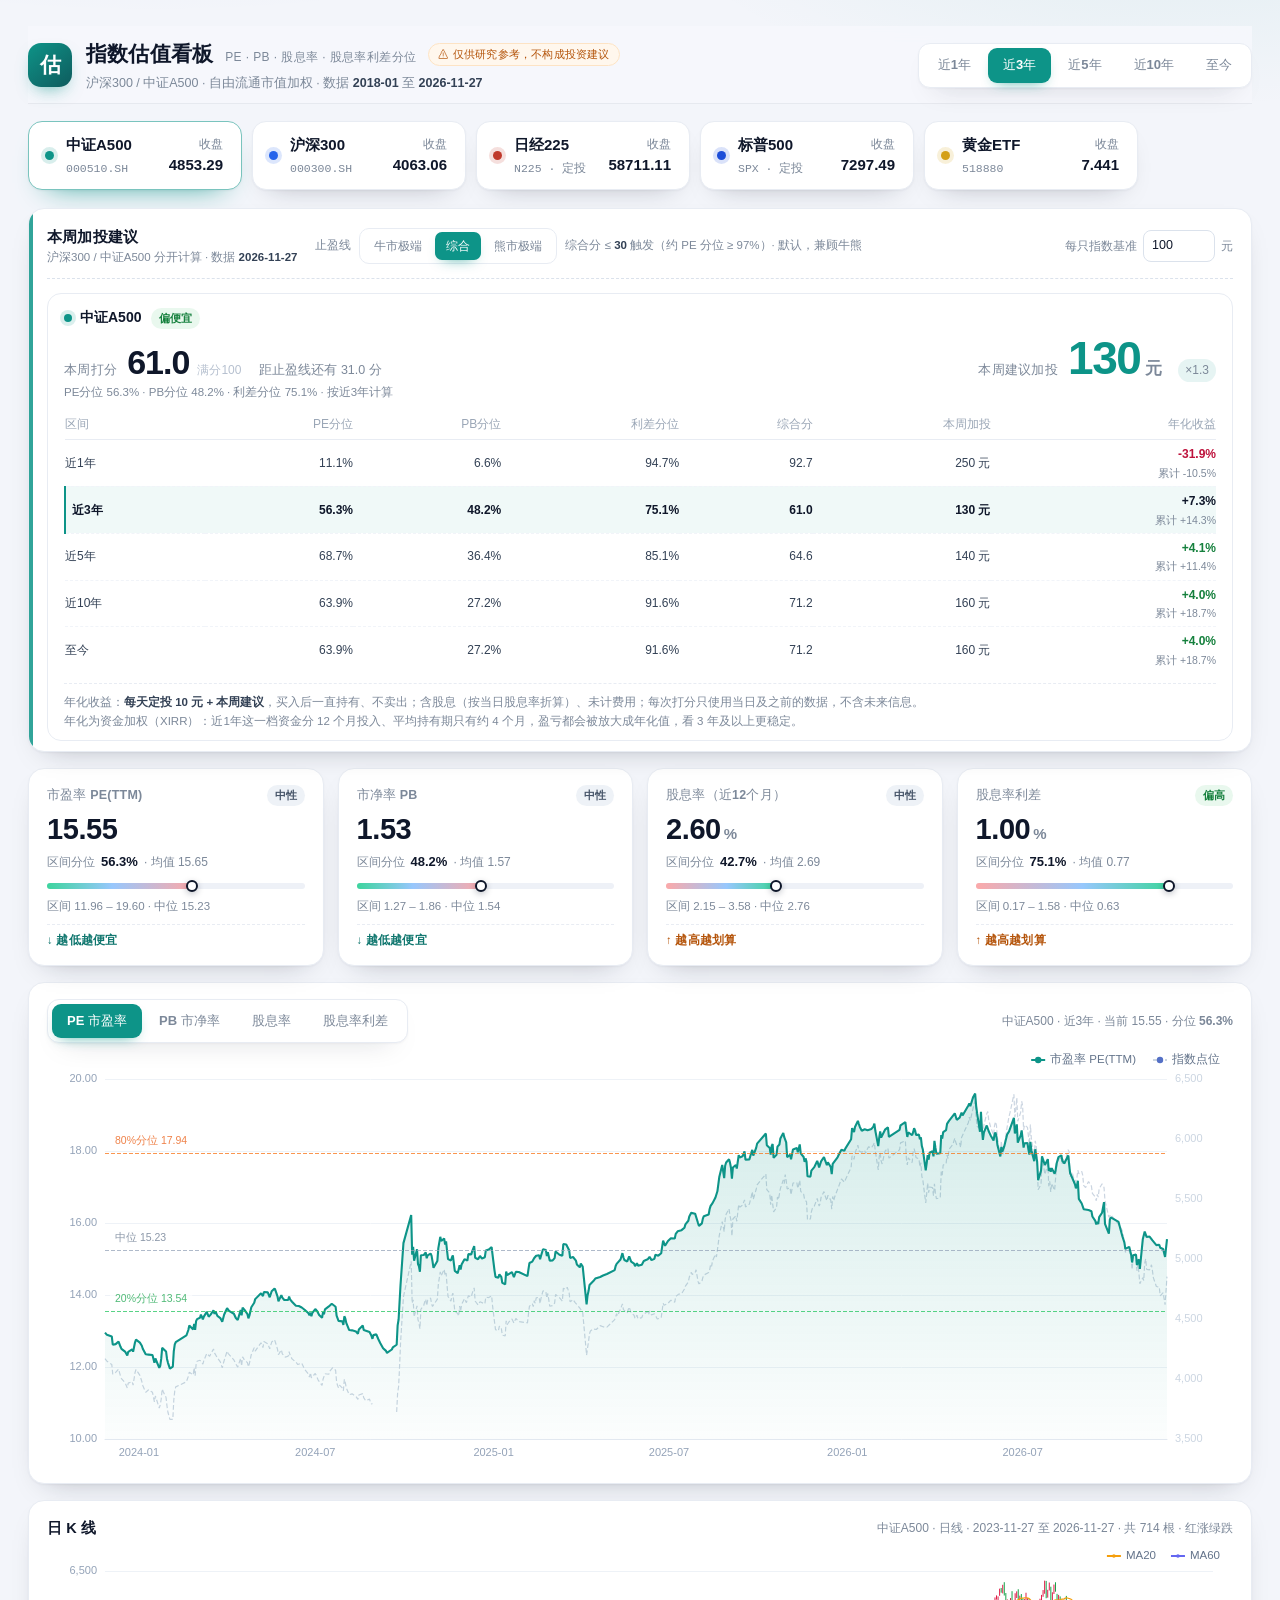
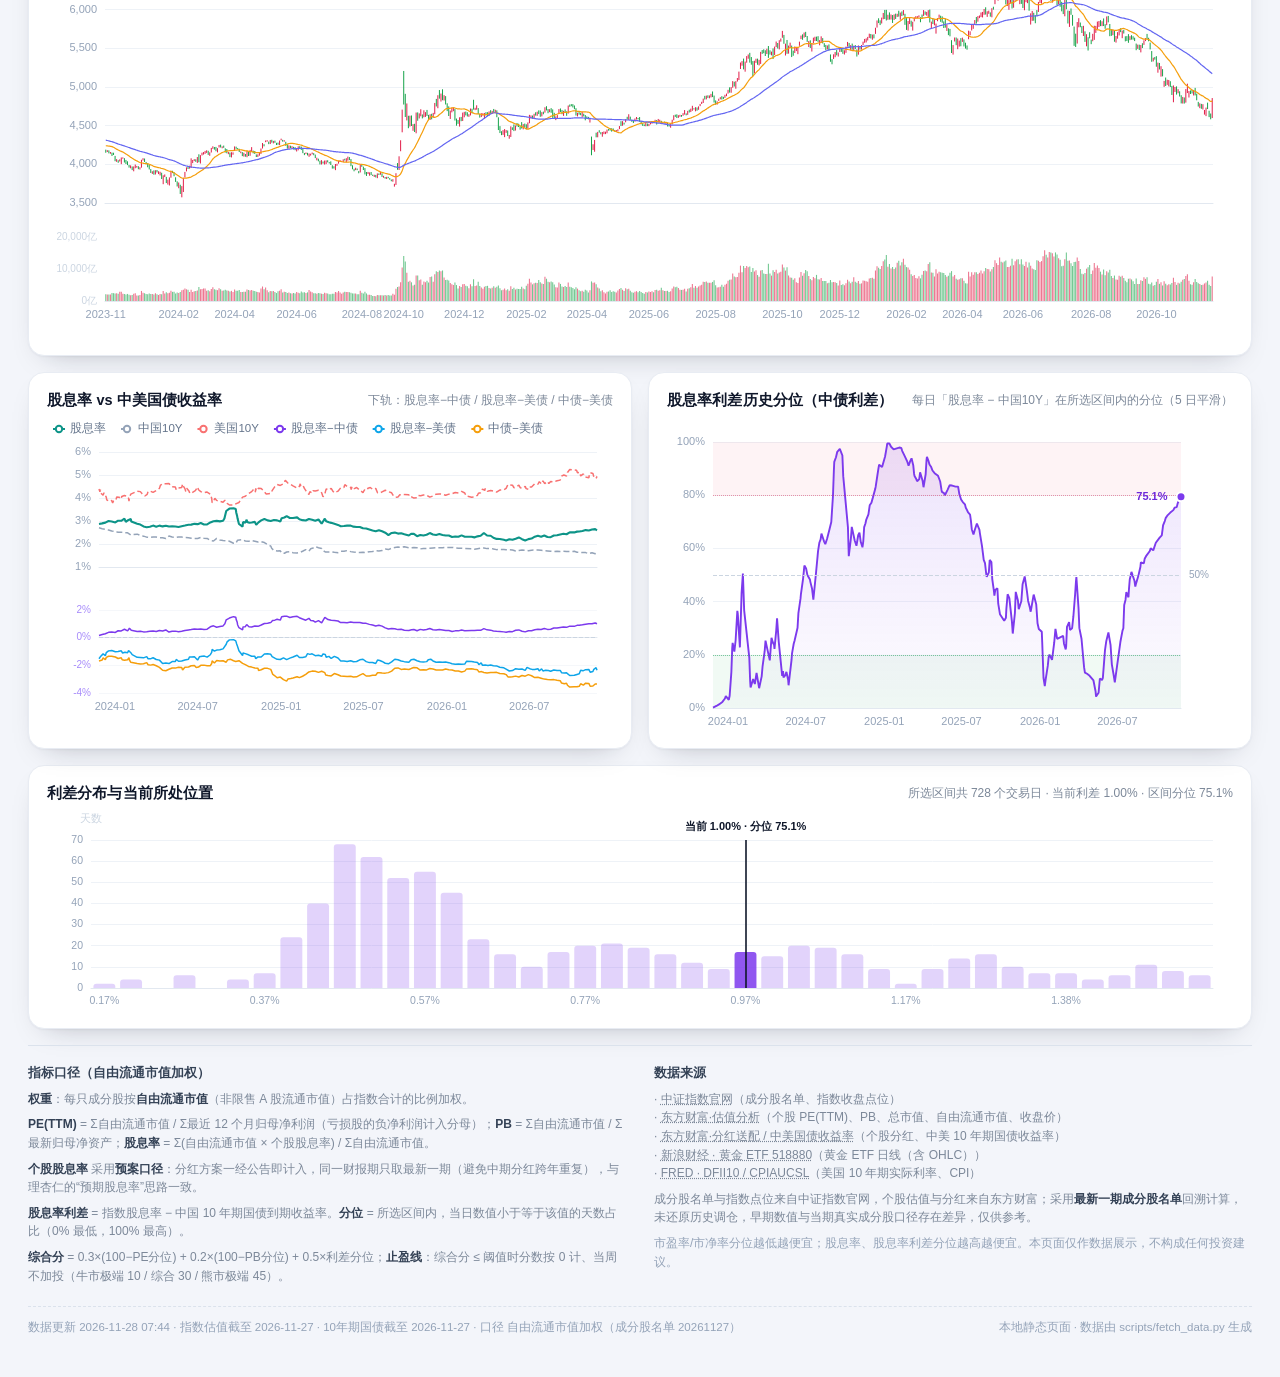
<file: index.html>
<!DOCTYPE html>
<html lang="zh-CN">
<head>
<meta charset="utf-8" />
<meta name="viewport" content="width=device-width, initial-scale=1" />
<title>指数估值看板 · 沪深300 / 中证A500</title>
<link rel="stylesheet" href="styles.css" />
</head>
<body>
<div class="app">

  <header class="topbar">
    <div class="brand">
      <div class="logo">估</div>
      <div class="brand-text">
        <h1>指数估值看板<span class="brand-sub">PE · PB · 股息率 · 股息率利差分位</span><span class="risk-tag">⚠ 仅供研究参考，不构成投资建议</span></h1>
        <p class="sub">沪深300 / 中证A500 · 自由流通市值加权 · 数据 <b id="dataStart">2018-01</b> 至 <b id="dataDate">--</b></p>
      </div>
    </div>
    <div class="topbar-right a-share-only">
      <div class="range-group" id="rangeGroup" role="group" aria-label="时间区间"></div>
    </div>
  </header>

  <nav class="index-tabs" id="indexTabs" aria-label="指数选择"></nav>

  <section class="card nikkei" id="nikkeiCard" hidden>
    <div class="card-head">
      <h2 id="nkTitle">日经225 · 定投年化</h2>
      <div class="nk-range">
        <span class="nk-group">
          <input id="nkFromY" class="nk-part y" type="text" inputmode="numeric" maxlength="4" spellcheck="false" autocomplete="off" aria-label="起始年" placeholder="1989" /><i class="nk-unit">年</i>
          <input id="nkFromM" class="nk-part m" type="text" inputmode="numeric" maxlength="2" spellcheck="false" autocomplete="off" aria-label="起始月" placeholder="12" /><i class="nk-unit">月</i>
          <input id="nkFromD" class="nk-part d" type="text" inputmode="numeric" maxlength="2" spellcheck="false" autocomplete="off" aria-label="起始日" placeholder="29" /><i class="nk-unit">日</i>
        </span>
        <span class="nk-dash">—</span>
        <span class="nk-group">
          <input id="nkToY" class="nk-part y" type="text" inputmode="numeric" maxlength="4" spellcheck="false" autocomplete="off" aria-label="结束年" placeholder="2026" /><i class="nk-unit">年</i>
          <input id="nkToM" class="nk-part m" type="text" inputmode="numeric" maxlength="2" spellcheck="false" autocomplete="off" aria-label="结束月" placeholder="10" /><i class="nk-unit">月</i>
          <input id="nkToD" class="nk-part d" type="text" inputmode="numeric" maxlength="2" spellcheck="false" autocomplete="off" aria-label="结束日" placeholder="16" /><i class="nk-unit">日</i>
        </span>
      </div>
    </div>
    <div class="nk-range-note" id="nkRangeNote">数据范围 --</div>
    <div id="nikkeiChart" class="chart chart-nk"></div>
    <div class="nk-result">
      <div class="nk-block">
        <div class="nk-label">定投年化收益</div>
        <div class="nk-val" id="nkIrr">--</div>
        <div class="nk-sub" id="nkIrrSub">--</div>
      </div>
      <div class="nk-block">
        <div class="nk-label">同期一次性买入</div>
        <div class="nk-val small" id="nkBh">--</div>
        <div class="nk-sub" id="nkBhSub">--</div>
      </div>
    </div>
    <div class="nk-note" id="nkNote">--</div>
  </section>

  <section class="gold-view" id="goldView" hidden>

    <section class="card gold-status">
      <div class="card-head">
        <h2>市场状态 · 避险温度计</h2>
        <div class="card-note" id="goldStatusNote">--</div>
      </div>
      <div class="gold-quad">
        <div class="gold-cell" data-q="1"><b>① 恐慌抛售</b><span>金强 · 股贵</span></div>
        <div class="gold-cell" data-q="2"><b>② 恐慌底部</b><span>金强 · 股便宜</span></div>
        <div class="gold-cell" data-q="4"><b>④ 流动性收缩</b><span>金弱 · 股便宜</span></div>
        <div class="gold-cell" data-q="3"><b>③ 风险偏好过热</b><span>金弱 · 股贵</span></div>
      </div>
      <div class="gold-status-line" id="goldStatusLine">--</div>
    </section>

    <section class="card advice gold-advice">
      <div class="advice-head">
        <div class="advice-title-wrap">
          <div class="advice-title">黄金 ETF 518880 · 参考打分</div>
          <div class="advice-hint">仅作市场参考，不计入定投 · 数据 <b id="goldDate">--</b></div>
        </div>
        <div class="advice-stop-note" id="goldHint">--</div>
      </div>
      <div class="gold-score-row">
        <div class="gold-score-box">
          <div class="gold-score-label">当前分数</div>
          <div class="gold-score" id="goldScore">--</div>
          <div class="gold-score-sub" id="goldScoreJudge">--</div>
        </div>
        <div class="gold-score-box">
          <div class="gold-score-label">参考倍数</div>
          <div class="gold-mult" id="goldMult">--</div>
          <div class="gold-score-sub">按现有加投表折算</div>
        </div>
        <table class="advice-table gold-table">
          <thead><tr><th>区间</th><th>金股比价分位</th><th>实际金价分位</th><th>实际利率分位</th><th>综合分</th></tr></thead>
          <tbody id="goldRows"></tbody>
        </table>
      </div>
    </section>

    <section class="kpis" id="goldKpis"></section>

    <section class="card">
      <div class="card-head">
        <h2>金股比价（518880 ÷ 沪深300）</h2>
        <div class="card-note" id="goldMainNote">--</div>
      </div>
      <div id="goldMainChart" class="chart chart-main"></div>
    </section>

    <section class="card">
      <div class="card-head">
        <h2>黄金 ETF 518880 · 日 K</h2>
        <div class="card-note" id="goldKlineNote">--</div>
      </div>
      <div id="goldKline" class="chart chart-k"></div>
    </section>

    <section class="grid-2">
      <div class="card">
        <div class="card-head">
          <h2>黄金 vs 沪深300（起点 = 100）</h2>
          <div class="card-note">谁在跑赢</div>
        </div>
        <div id="goldNavChart" class="chart chart-sub"></div>
      </div>
      <div class="card">
        <div class="card-head">
          <h2>60 日滚动相关性</h2>
          <div class="card-note">正 = 同涨同跌，负 = 避险跷跷板</div>
        </div>
        <div id="goldCorrChart" class="chart chart-sub"></div>
      </div>
    </section>

    <section class="card">
      <div class="card-head">
        <h2>定投年化（每天 10 元）</h2>
        <div class="card-note" id="goldDcaNote">--</div>
      </div>
      <div class="nk-result">
        <div class="nk-block">
          <div class="nk-label">定投年化收益</div>
          <div class="nk-val" id="goldDcaIrr">--</div>
          <div class="nk-sub" id="goldDcaSub">--</div>
        </div>
        <div class="nk-block">
          <div class="nk-label">同期一次性买入</div>
          <div class="nk-val small" id="goldDcaBh">--</div>
          <div class="nk-sub" id="goldDcaBhSub">--</div>
        </div>
      </div>
    </section>

  </section>

  <section class="card advice a-share-only" id="adviceCard">
    <div class="advice-head">
      <div class="advice-title-wrap">
        <div class="advice-title">本周加投建议</div>
        <div class="advice-hint">沪深300 / 中证A500 分开计算 · 数据 <b id="adviceDate">--</b></div>
      </div>
      <div class="advice-stop">
        <span class="advice-hint">止盈线</span>
        <div class="range-group mini" id="stopGroup"></div>
        <div class="advice-stop-note" id="stopNote">--</div>
      </div>
      <label class="advice-base">每只指数基准
        <input id="adviceBase" type="number" min="10" step="10" value="100" /> 元
      </label>
    </div>
    <div class="advice-cols" id="adviceCols"></div>
  </section>

  <section class="kpis a-share-only" id="kpis"></section>

  <section class="card a-share-only">
    <div class="card-head">
      <div class="metric-tabs" id="metricTabs" role="tablist"></div>
      <div class="card-note" id="mainNote"></div>
    </div>
    <div id="mainChart" class="chart chart-main"></div>
  </section>

  <section class="card a-share-only">
    <div class="card-head">
      <h2>日 K 线</h2>
      <div class="card-note" id="klineNote"></div>
    </div>
    <div id="klineChart" class="chart chart-k"></div>
  </section>

  <section class="grid-2 a-share-only">
    <div class="card">
      <div class="card-head">
        <h2>股息率 vs 中美国债收益率</h2>
        <div class="card-note">下轨：股息率−中债 / 股息率−美债 / 中债−美债</div>
      </div>
      <div id="spreadChart" class="chart chart-sub"></div>
    </div>
    <div class="card">
      <div class="card-head">
        <h2>股息率利差历史分位（中债利差）</h2>
        <div class="card-note">每日「股息率 − 中国10Y」在所选区间内的分位（5 日平滑）</div>
      </div>
      <div id="pctChart" class="chart chart-sub"></div>
    </div>
  </section>

  <section class="card a-share-only">
    <div class="card-head">
      <h2>利差分布与当前所处位置</h2>
      <div class="card-note" id="distNote"></div>
    </div>
    <div id="distChart" class="chart chart-dist"></div>
  </section>

  <footer class="foot a-share-only">
    <div class="foot-grid">
      <div>
        <h3>指标口径（自由流通市值加权）</h3>
        <p><b>权重</b>：每只成分股按<b>自由流通市值</b>（非限售 A 股流通市值）占指数合计的比例加权。</p>
        <p><b>PE(TTM)</b> = Σ自由流通市值 / Σ最近 12 个月归母净利润（亏损股的负净利润计入分母）；<b>PB</b> = Σ自由流通市值 / Σ最新归母净资产；<b>股息率</b> = Σ(自由流通市值 × 个股股息率) / Σ自由流通市值。</p>
        <p><b>个股股息率</b> 采用<b>预案口径</b>：分红方案一经公告即计入，同一财报期只取最新一期（避免中期分红跨年重复），与理杏仁的“预期股息率”思路一致。</p>
        <p><b>股息率利差</b> = 指数股息率 − 中国 10 年期国债到期收益率。<b>分位</b> = 所选区间内，当日数值小于等于该值的天数占比（0% 最低，100% 最高）。</p>
        <p><b>综合分</b> = 0.3×(100−PE分位) + 0.2×(100−PB分位) + 0.5×利差分位；<b>止盈线</b>：综合分 ≤ 阈值时分数按 0 计、当周不加投（牛市极端 10 / 综合 30 / 熊市极端 45）。</p>
      </div>
      <div>
        <h3>数据来源</h3>
        <p id="sources"></p>
        <p>成分股名单与指数点位来自中证指数官网，个股估值与分红来自东方财富；采用<b>最新一期成分股名单</b>回溯计算，未还原历史调仓，早期数值与当期真实成分股口径存在差异，仅供参考。</p>
        <p class="muted">市盈率/市净率分位越低越便宜；股息率、股息率利差分位越高越便宜。本页面仅作数据展示，不构成任何投资建议。</p>
      </div>
    </div>
    <div class="foot-bar">
      <span id="footMeta">--</span>
      <span>本地静态页面 · 数据由 scripts/fetch_data.py 生成</span>
    </div>
  </footer>
</div>

<script src="vendor/echarts.min.js"></script>
<script src="data/app-data.js"></script>
<script src="app.js"></script>
</body>
</html>
</file>
<file: styles.css>
:root {
  --bg: #f3f5fa;
  --card: #ffffff;
  --ink: #0f172a;
  --ink-2: #334155;
  --muted: #7c8899;
  --line: #e8ecf3;
  --line-strong: #dbe2ec;
  --accent: #2563eb;
  --accent-soft: #eff4ff;
  --green: #16a34a;
  --amber: #d97706;
  --red: #e11d48;
  --radius: 16px;
  --shadow: 0 1px 2px rgba(16, 24, 40, .04), 0 12px 28px -18px rgba(16, 24, 40, .35);
}

* { box-sizing: border-box; }

html, body { margin: 0; padding: 0; }

body {
  background:
    radial-gradient(1100px 420px at 12% -8%, rgba(37, 99, 235, .10), transparent 60%),
    radial-gradient(900px 380px at 92% -4%, rgba(13, 148, 136, .09), transparent 60%),
    var(--bg);
  color: var(--ink);
  font-family: -apple-system, BlinkMacSystemFont, "Segoe UI", "PingFang SC", "Hiragino Sans GB",
    "Microsoft YaHei", "Helvetica Neue", Arial, sans-serif;
  font-size: 14px;
  line-height: 1.55;
  -webkit-font-smoothing: antialiased;
}

.app {
  max-width: 1440px;
  margin: 0 auto;
  padding: 26px 28px 40px;
}

/* ---------- top bar ---------- */
.topbar {
  display: flex;
  align-items: center;
  justify-content: space-between;
  gap: 20px;
  flex-wrap: wrap;
  margin-bottom: 18px;
  /* 吸顶：滚动时区间选择器始终可点（类似 Excel 锁定首行） */
  position: sticky;
  top: 0;
  z-index: 40;
  padding: 12px 0 10px;
  background: rgba(246, 248, 252, .88);
  backdrop-filter: blur(14px) saturate(140%);
  -webkit-backdrop-filter: blur(14px) saturate(140%);
  box-shadow: 0 1px 0 rgba(15, 23, 42, .05);
}

.brand { display: flex; align-items: center; gap: 14px; }

.logo {
  width: 44px; height: 44px;
  border-radius: 13px;
  display: grid; place-items: center;
  font-size: 21px; font-weight: 700; color: #fff;
  background: linear-gradient(140deg, var(--accent), color-mix(in srgb, var(--accent) 55%, #0f172a));
  box-shadow: 0 8px 18px -8px color-mix(in srgb, var(--accent) 70%, transparent);
  transition: background .35s ease;
}

.brand-text h1 {
  margin: 0;
  font-size: 21px;
  font-weight: 680;
  letter-spacing: .2px;
  display: flex; align-items: baseline; gap: 12px; flex-wrap: wrap;
}

.brand-sub {
  font-size: 12px;
  font-weight: 500;
  color: var(--muted);
  letter-spacing: .4px;
}

.risk-tag {
  display: inline-block;
  align-self: center;
  padding: 2px 9px;
  border-radius: 999px;
  font-size: 11px;
  font-weight: 500;
  letter-spacing: .2px;
  color: #b45309;
  background: #fff7ed;
  border: 1px solid #fde3c4;
  white-space: nowrap;
}

/* ---- 日经225 模式 ---- */
body.market-mode .a-share-only { display: none !important; }
body.gold-mode .a-share-only { display: none !important; }
#goldView[hidden] { display: none !important; }
body.gold-mode #goldView { display: block; }

/* ---- 黄金页 ---- */
.gold-status { margin-top: 0; }

.gold-quad {
  display: grid;
  grid-template-columns: 1fr 1fr;
  gap: 10px;
  margin-top: 6px;
}

.gold-cell {
  border: 1px solid var(--line);
  border-radius: 12px;
  padding: 12px 14px;
  background: #fff;
  transition: all .18s ease;
}

.gold-cell b { display: block; font-size: 13.5px; font-weight: 680; color: var(--ink); }
.gold-cell span { display: block; font-size: 11.5px; color: var(--muted); margin-top: 3px; }
.gold-cell.on { border-color: var(--accent); background: var(--accent-soft); box-shadow: 0 6px 18px -12px var(--accent); }
.gold-cell.on b { color: var(--accent); }

.gold-status-line {
  margin-top: 12px;
  padding-top: 11px;
  border-top: 1px dashed var(--line);
  font-size: 12.5px;
  color: var(--ink-2);
  line-height: 1.7;
}

.gold-score-row {
  display: grid;
  grid-template-columns: 180px 180px 1fr;
  gap: 22px;
  align-items: start;
  padding-top: 14px;
}

.gold-score-box { border: 1px solid var(--line); border-radius: 14px; padding: 12px 14px; background: #fff; }
.gold-score-label { font-size: 12.5px; color: var(--muted); }
.gold-score { font-size: 40px; font-weight: 760; letter-spacing: -1.2px; line-height: 1.15; font-variant-numeric: tabular-nums; }
.gold-mult { font-size: 40px; font-weight: 760; letter-spacing: -1.2px; line-height: 1.15; color: var(--accent); font-variant-numeric: tabular-nums; }
.gold-score-sub { font-size: 11.5px; color: var(--muted); margin-top: 3px; }
.gold-table th:first-child, .gold-table td:first-child { text-align: left; }

@media (max-width: 720px) {
  .gold-score-row { grid-template-columns: 1fr; gap: 14px; }
  .gold-quad { grid-template-columns: 1fr; }
}

.card.nikkei { margin-top: 0; }

.chart-nk { height: 460px; }

.nk-range { display: flex; align-items: center; gap: 10px; flex-wrap: wrap; justify-content: flex-end; }

.nk-group { display: inline-flex; align-items: center; gap: 3px; }

.nk-part {
  border: 1px solid var(--line);
  background: #fff;
  border-radius: 8px;
  padding: 6px 4px;
  font-size: 13px;
  font-weight: 600;
  color: var(--ink);
  text-align: center;
  font-variant-numeric: tabular-nums;
  letter-spacing: .3px;
  transition: border-color .15s ease, box-shadow .15s ease;
}

.nk-part.y { width: 56px; }
.nk-part.m, .nk-part.d { width: 38px; }

.nk-part::placeholder { color: #c3cbd6; font-weight: 500; }
.nk-part:hover { border-color: #cbd5e1; }
.nk-part:focus { outline: none; border-color: var(--accent); box-shadow: 0 0 0 3px var(--accent-soft); }
.nk-part.bad { border-color: #be123c; box-shadow: 0 0 0 3px rgba(190, 18, 60, .12); }

.nk-unit { font-style: normal; font-size: 11.5px; color: var(--muted); margin-right: 4px; }

.nk-range-note {
  margin: -4px 0 10px;
  text-align: right;
  font-size: 11.5px;
  color: var(--muted);
  font-variant-numeric: tabular-nums;
  line-height: 1.5;
}

.nk-dash { color: var(--muted); font-size: 13px; }

.nk-result {
  display: grid;
  grid-template-columns: repeat(2, minmax(0, 220px));
  gap: 40px;
  margin-top: 6px;
  padding-top: 18px;
  border-top: 1px dashed var(--line);
}

.nk-label { font-size: 12.5px; color: var(--muted); margin-bottom: 4px; }

.nk-val {
  font-size: 40px; font-weight: 760; letter-spacing: -1.2px; line-height: 1.1;
  font-variant-numeric: tabular-nums;
}

.nk-val.small { font-size: 26px; font-weight: 700; letter-spacing: -.6px; }
.nk-val.up { color: #15803d; }
.nk-val.down { color: #be123c; }

.nk-sub { font-size: 11.5px; color: var(--muted); margin-top: 4px; font-variant-numeric: tabular-nums; }

.nk-note {
  margin-top: 14px; padding-top: 12px; border-top: 1px dashed var(--line);
  font-size: 11.5px; color: var(--muted); line-height: 1.6;
}

#nikkeiCard[hidden] { display: none !important; }

@media (max-width: 720px) {
  @media (max-width: 720px) {
  /* 手机上吸顶会占掉太多竖向空间，改为普通排布 */
  .topbar {
    position: static;
    backdrop-filter: none;
    -webkit-backdrop-filter: none;
    background: transparent;
    box-shadow: none;
    padding: 0;
  }
}

.chart-nk { height: 320px; }
  .nk-result { grid-template-columns: 1fr; gap: 18px; }
  .nk-val { font-size: 32px; }
  .nk-val.small { font-size: 22px; }
}

.brand-text .sub {
  margin: 3px 0 0;
  font-size: 12.5px;
  color: var(--muted);
}

.brand-text .sub b { color: var(--ink-2); font-weight: 600; }

/* ---------- segmented controls ---------- */
.range-group, .metric-tabs {
  display: inline-flex;
  padding: 4px;
  gap: 2px;
  background: #fff;
  border: 1px solid var(--line);
  border-radius: 12px;
  box-shadow: var(--shadow);
}

.range-group button, .metric-tabs button {
  appearance: none;
  border: 0;
  background: transparent;
  color: var(--muted);
  font: inherit;
  font-size: 13px;
  font-weight: 550;
  padding: 7px 15px;
  border-radius: 9px;
  cursor: pointer;
  transition: background .18s ease, color .18s ease;
  white-space: nowrap;
}

.range-group button:hover, .metric-tabs button:hover { color: var(--ink); background: #f4f6fb; }

.range-group button.on, .metric-tabs button.on {
  color: #fff;
  background: var(--accent);
  box-shadow: 0 6px 14px -8px color-mix(in srgb, var(--accent) 85%, transparent);
}

/* ---------- index tabs ---------- */
.index-tabs {
  display: flex;
  gap: 10px;
  margin-bottom: 18px;
  flex-wrap: wrap;
}

.index-tab {
  position: relative;
  display: flex;
  align-items: center;
  gap: 12px;
  padding: 11px 18px 11px 16px;
  background: #fff;
  border: 1px solid var(--line);
  border-radius: 14px;
  cursor: pointer;
  box-shadow: var(--shadow);
  transition: border-color .2s ease, transform .2s ease, box-shadow .2s ease;
  min-width: 214px;
}

.index-tab:hover { transform: translateY(-1px); border-color: var(--line-strong); }

.index-tab.on {
  border-color: color-mix(in srgb, var(--tab-accent) 55%, #fff);
  box-shadow: 0 1px 2px rgba(16,24,40,.04), 0 14px 30px -20px var(--tab-accent);
}

.index-tab .dot {
  width: 9px; height: 9px; border-radius: 50%;
  background: var(--tab-accent);
  box-shadow: 0 0 0 4px color-mix(in srgb, var(--tab-accent) 16%, transparent);
  flex: 0 0 auto;
}

.index-tab .it-name { font-weight: 640; font-size: 15px; }

.index-tab .it-code {
  font-size: 11.5px; color: var(--muted);
  font-family: "SF Mono", ui-monospace, Consolas, monospace;
}

.index-tab .it-pe {
  margin-left: auto;
  text-align: right;
  font-size: 12px;
  color: var(--muted);
  font-variant-numeric: tabular-nums;
}

.index-tab .it-pe b { display: block; font-size: 15px; color: var(--ink); font-weight: 650; }

/* ---------- 本周建议 ---------- */
.advice {
  padding: 16px 20px 18px;
  border: 1px solid color-mix(in srgb, var(--accent) 22%, var(--line));
  background:
    radial-gradient(620px 160px at 0% 0%, color-mix(in srgb, var(--accent) 9%, transparent), transparent 70%),
    #fff;
  position: relative;
  overflow: hidden;
}

.advice::after {
  content: '';
  position: absolute; left: 0; top: 0; bottom: 0;
  width: 4px;
  background: var(--accent);
  opacity: .85;
}

.advice-head {
  display: flex;
  align-items: center;
  gap: 18px;
  flex-wrap: wrap;
  padding-bottom: 12px;
  border-bottom: 1px dashed var(--line-strong);
}

.advice-title { font-size: 15px; font-weight: 680; letter-spacing: .2px; }

.advice-hint { font-size: 11.5px; color: var(--muted); font-weight: 400; }
.advice-hint b { color: var(--ink-2); font-weight: 600; }

.advice-stop { display: flex; align-items: center; gap: 8px; flex-wrap: wrap; }

.advice-stop-note { font-size: 11.5px; color: var(--muted); }
.advice-stop-note b { color: var(--ink-2); }

.range-group.mini { padding: 3px; border-radius: 10px; box-shadow: none; }
.range-group.mini button { padding: 5px 11px; font-size: 12px; border-radius: 7px; }

.advice-base {
  margin-left: auto;
  display: inline-flex; align-items: center; gap: 6px;
  font-size: 12px; color: var(--muted);
}

.advice-base input {
  width: 72px;
  padding: 5px 8px;
  border: 1px solid var(--line-strong);
  border-radius: 8px;
  font: inherit; font-size: 12.5px;
  font-variant-numeric: tabular-nums;
  color: var(--ink); background: #fff; outline: none;
}

.advice-base input:focus { border-color: var(--accent); box-shadow: 0 0 0 3px color-mix(in srgb, var(--accent) 14%, transparent); }

.advice-cols { display: block; padding-top: 14px; }

.advice-col {
  border: 1px solid var(--line);
  border-radius: 14px;
  padding: 13px 16px 10px;
  background: #fff;
}

.advice-col-head { display: flex; align-items: center; justify-content: flex-start; gap: 10px; }

.advice-col-name {
  display: inline-flex; align-items: center; gap: 8px;
  font-weight: 650; font-size: 14px;
}

.advice-col-name i {
  width: 8px; height: 8px; border-radius: 50%;
  background: var(--col-accent);
  box-shadow: 0 0 0 4px color-mix(in srgb, var(--col-accent) 15%, transparent);
}

.advice-col-main { display: flex; align-items: baseline; justify-content: space-between; gap: 16px; margin-top: 6px; }

.advice-score-wrap { display: flex; align-items: baseline; gap: 8px; flex-wrap: wrap; }

.advice-col-label {
  font-size: 12.5px; color: var(--muted); letter-spacing: .3px;
  margin-right: 2px;
}

.advice-col-max { font-size: 12px; color: #b6c0cf; margin-right: 10px; }

.advice-col-score {
  font-size: 34px; font-weight: 720; letter-spacing: -1px; line-height: 1.1;
  font-variant-numeric: tabular-nums;
}

.advice-col-gap { font-size: 12.5px; color: var(--muted); }
.advice-col-gap.hit { color: #be123c; font-weight: 600; }

.advice-col-amount { display: flex; align-items: baseline; gap: 10px; margin-left: auto; }

.advice-col-amount .lbl { font-size: 13px; color: var(--muted); letter-spacing: .3px; }

.advice-col-amount .val {
  font-size: 46px; font-weight: 780; line-height: 1; letter-spacing: -1.5px;
  color: var(--col-accent); font-variant-numeric: tabular-nums;
}

.advice-col-amount .val b { font-size: inherit; font-weight: inherit; }

.advice-col-amount .val i {
  font-style: normal; font-size: 17px; font-weight: 600;
  margin-left: 5px; color: var(--muted); letter-spacing: 0;
}

.advice-col-amount .val.stop { color: #be123c; }

.advice-col-amount .mult {
  font-size: 12px; color: var(--muted); font-variant-numeric: tabular-nums;
  margin-left: 6px; padding: 2px 7px; border-radius: 999px;
  background: color-mix(in srgb, var(--col-accent) 10%, transparent);
}

.advice-table tr.dead td { color: #c3cbd6; }
.advice-table tr.dead td:first-child { text-decoration: line-through; }

.dead-tag {
  font-size: 11px; color: #9aa6b6; background: #f1f4f9;
  padding: 1px 6px; border-radius: 999px;
}

.advice-table td.up { color: #15803d; font-weight: 600; }
.advice-table td.down { color: #be123c; font-weight: 600; }
.advice-table tr.dead td.up, .advice-table tr.dead td.down { color: #c3cbd6; }

.advice-table td .sub {
  font-size: 10.5px; font-weight: 500; color: var(--muted);
  margin-top: 1px; font-variant-numeric: tabular-nums;
}

.advice-foot {
  margin-top: 10px;
  padding-top: 9px;
  border-top: 1px dashed var(--line);
  font-size: 11.5px;
  color: var(--muted);
  line-height: 1.6;
}

.advice-foot b { color: var(--ink-2); font-weight: 600; }

.advice-col-sub { font-size: 11.5px; color: var(--muted); margin-top: 2px; }

.advice-table { width: 100%; border-collapse: collapse; margin-top: 10px; font-size: 12px; }

.advice-table th {
  text-align: right; font-weight: 500; color: #9aa6b6;
  padding: 4px 0 5px; border-bottom: 1px solid var(--line);
}

.advice-table th:first-child, .advice-table td:first-child { text-align: left; }

.advice-table td {
  padding: 5px 0; text-align: right; color: var(--ink-2);
  border-bottom: 1px dashed #f1f4f9;
  font-variant-numeric: tabular-nums;
}

.advice-table tr:last-child td { border-bottom: 0; }

.advice-table tr.on td {
  color: var(--ink); font-weight: 650;
  background: color-mix(in srgb, var(--col-accent) 6%, transparent);
}

.advice-table tr.on td:first-child { border-left: 2px solid var(--col-accent); padding-left: 6px; }

.stop-tag {
  font-size: 11px; color: #be123c; background: #fdeaef;
  padding: 1px 6px; border-radius: 999px;
}

.strike { text-decoration: line-through; color: #b6c0cf; font-weight: 500; }

.advice-col-score i { font-style: normal; font-size: 20px; color: #b6c0cf; margin: 0 2px; }

.tone-good { color: #15803d; background: #e9f8ee; }
.tone-mid  { color: #475569; background: #eef2f7; }
.tone-warn { color: #b45309; background: #fdf3e3; }
.tone-bad  { color: #be123c; background: #fdeaef; }

/* ---------- KPI cards ---------- */
.kpis {  display: grid;
  grid-template-columns: repeat(4, minmax(0, 1fr));
  gap: 14px;
  margin-bottom: 16px;
}

.kpi {
  background: var(--card);
  border: 1px solid var(--line);
  border-radius: var(--radius);
  padding: 16px 18px 15px;
  box-shadow: var(--shadow);
}

.kpi-top { display: flex; align-items: center; justify-content: space-between; gap: 8px; }

.kpi-name { font-size: 12.5px; color: var(--muted); font-weight: 550; letter-spacing: .2px; }

.badge {
  font-size: 11px;
  font-weight: 600;
  padding: 2px 8px;
  border-radius: 999px;
  white-space: nowrap;
}

.tone-good { color: #15803d; background: #e9f8ee; }
.tone-mid  { color: #475569; background: #eef2f7; }
.tone-warn { color: #b45309; background: #fdf3e3; }
.tone-bad  { color: #be123c; background: #fdeaef; }

.kpi-value {
  margin-top: 8px;
  font-size: 29px;
  font-weight: 680;
  letter-spacing: -.4px;
  line-height: 1.1;
  font-variant-numeric: tabular-nums;
}

.kpi-value .unit { font-size: 15px; font-weight: 550; color: var(--muted); margin-left: 3px; }
.kpi-value .delta { font-size: 12px; font-weight: 600; margin-left: 8px; }
.delta.up { color: var(--red); }
.delta.down { color: var(--green); }

.kpi-meta {
  margin-top: 6px;
  font-size: 12px;
  color: var(--muted);
  display: flex; align-items: baseline; gap: 6px;
}

.kpi-meta b { color: var(--ink); font-weight: 650; font-variant-numeric: tabular-nums; font-size: 13px; }

.pct-track {
  position: relative;
  height: 6px;
  margin: 11px 0 9px;
  border-radius: 999px;
  background: #eef1f7;
  overflow: visible;
}

.pct-fill {
  position: absolute; left: 0; top: 0; bottom: 0;
  border-radius: 999px;
  background: linear-gradient(90deg, #34d399, #93c5fd 45%, #fca5a5);
  opacity: .95;
}

.pct-dot {
  position: absolute; top: 50%;
  width: 12px; height: 12px;
  margin-left: -6px;
  transform: translateY(-50%);
  border-radius: 50%;
  background: #fff;
  border: 2.5px solid var(--ink);
  box-shadow: 0 2px 6px rgba(15, 23, 42, .25);
}

.kpi-range {
  font-size: 11.5px;
  color: var(--muted);
  display: flex; justify-content: space-between; gap: 8px;
  font-variant-numeric: tabular-nums;
}

.kpi-hint {
  margin-top: 8px;
  padding-top: 7px;
  border-top: 1px dashed var(--line);
  font-size: 11.5px;
  font-weight: 600;
  letter-spacing: .2px;
}

.kpi-hint.low { color: #0f766e; }
.kpi-hint.high { color: #b45309; }

/* ---------- cards & charts ---------- */
.card {
  background: var(--card);
  border: 1px solid var(--line);
  border-radius: var(--radius);
  box-shadow: var(--shadow);
  padding: 16px 18px 10px;
  margin-bottom: 16px;
}

.card-head {
  display: flex;
  align-items: center;
  justify-content: space-between;
  gap: 14px;
  flex-wrap: wrap;
  margin-bottom: 6px;
}

.card-head h2 {
  margin: 0;
  font-size: 14.5px;
  font-weight: 640;
  letter-spacing: .1px;
}

.card-note { font-size: 12px; color: var(--muted); }

.chart { width: 100%; }
.chart-main { height: 424px; }
.chart-k { height: 400px; }
.chart-sub { height: 320px; }
.chart-dist { height: 208px; }

.grid-2 {
  display: grid;
  grid-template-columns: 1fr 1fr;
  gap: 16px;
}

/* ---------- footer ---------- */
.foot {
  margin-top: 6px;
  border-top: 1px solid var(--line-strong);
  padding-top: 18px;
  color: var(--muted);
  font-size: 12px;
}

.foot-grid {
  display: grid;
  grid-template-columns: 1fr 1fr;
  gap: 28px;
}

.foot h3 {
  margin: 0 0 6px;
  font-size: 12.5px;
  color: var(--ink-2);
  font-weight: 640;
}

.foot p { margin: 0 0 7px; }
.foot b { color: var(--ink-2); font-weight: 600; }
.foot .muted { color: #94a3b8; }

.foot-bar {
  display: flex; justify-content: space-between; gap: 12px; flex-wrap: wrap;
  margin-top: 14px;
  padding-top: 12px;
  border-top: 1px dashed var(--line-strong);
  font-size: 11.5px;
  color: #94a3b8;
}

@media (max-width: 1080px) {
  .kpis { grid-template-columns: repeat(2, minmax(0, 1fr)); }
  .grid-2 { grid-template-columns: 1fr; }
}

@media (max-width: 720px) {
  .app { padding: 18px 14px 30px; }
  .kpis { grid-template-columns: 1fr; }
  .advice-grid { grid-template-columns: 1fr; gap: 14px; }
  .advice-right { border-left: 0; border-top: 1px dashed var(--line-strong); padding-left: 0; padding-top: 14px; }
  .advice-score { font-size: 32px; }
  .advice-amount { font-size: 34px; }
  .foot-grid { grid-template-columns: 1fr; gap: 14px; }
  .chart-main { height: 340px; }
  .index-tab { min-width: 0; flex: 1 1 100%; }
  .brand-text h1 { font-size: 18px; }
}
</file>
